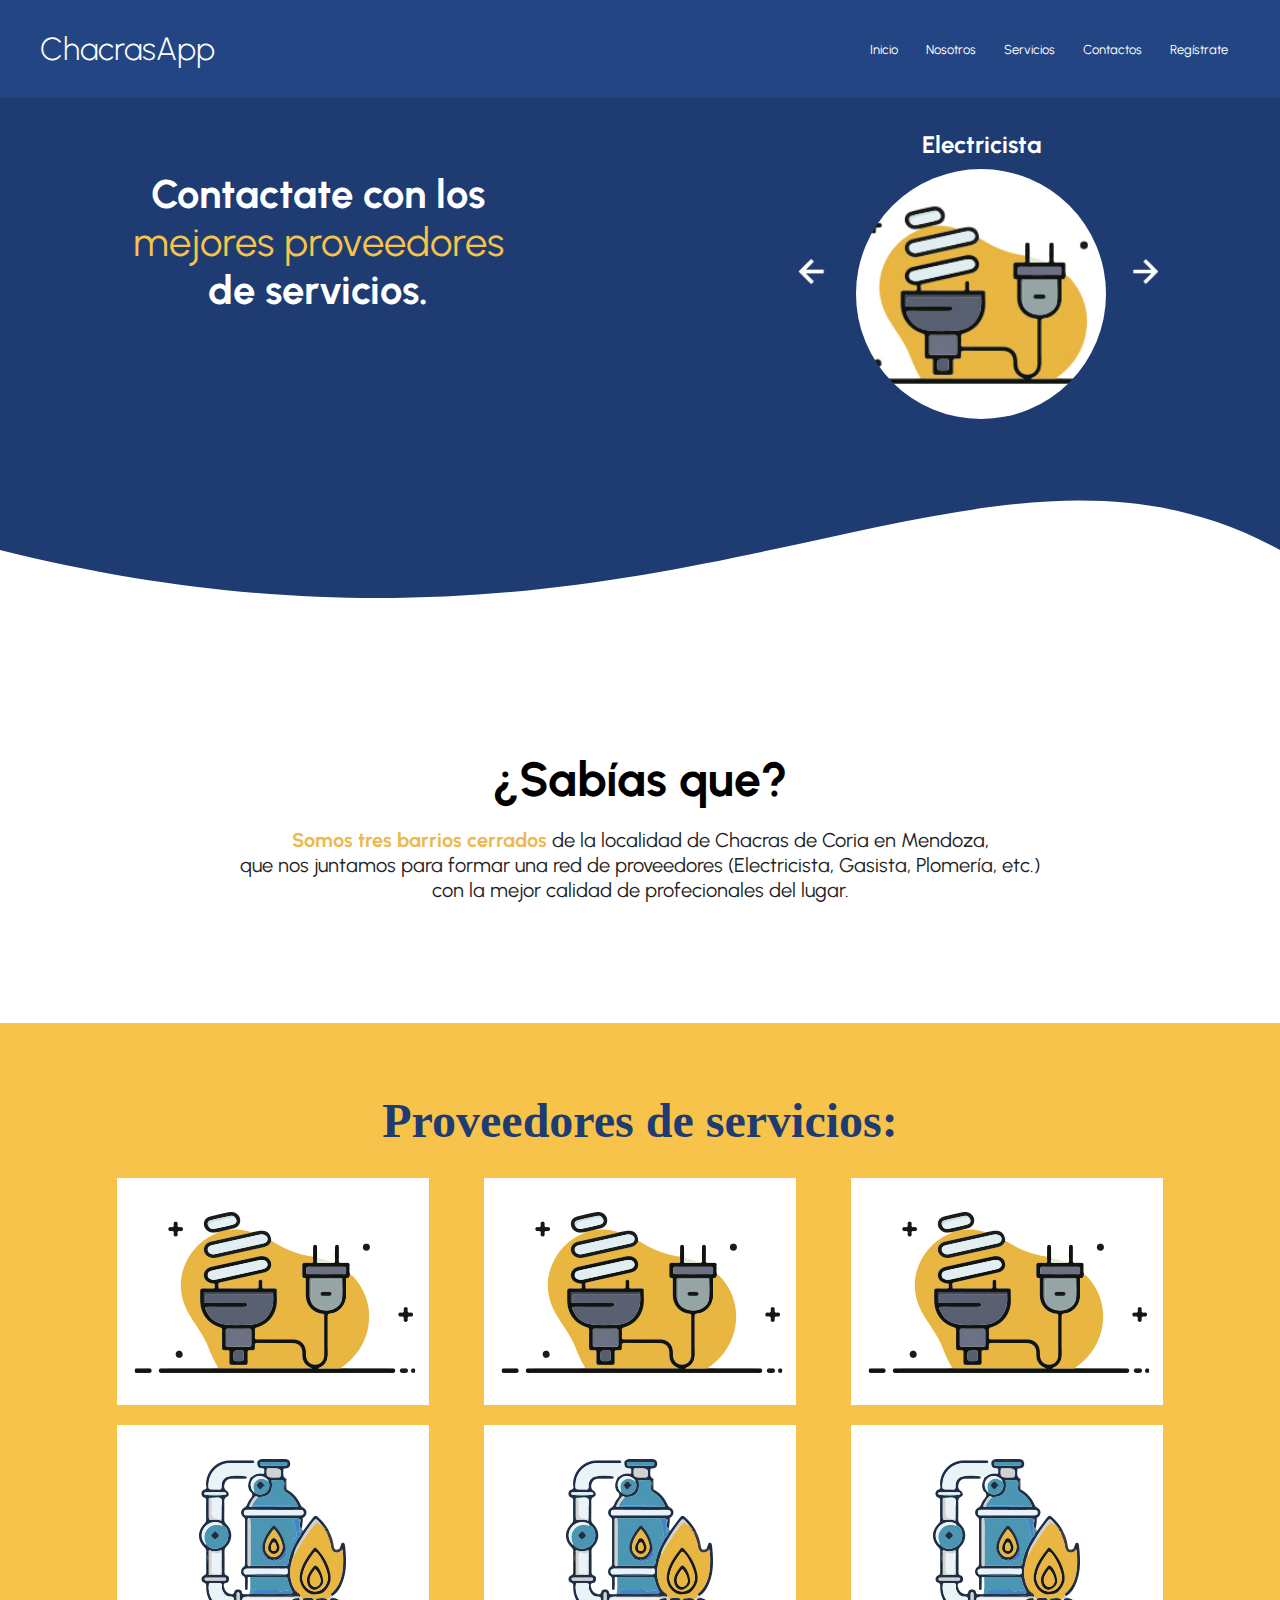
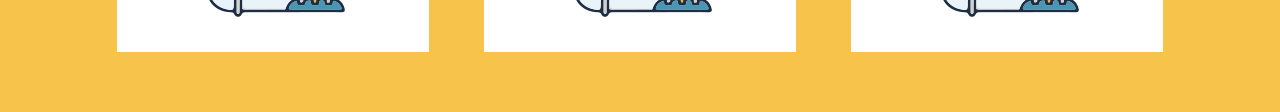
<file: index.html>
<!DOCTYPE html>
<html lang="es">
  <head>
    <meta charset="UTF-8" />
    <meta http-equiv="X-UA-Compatible" content="IE=edge" />
    <meta name="viewport" content="width=device-width, user-scalable=no, initial-scale=1.0, maximum-scale=1.0, minimum-scale=1.0">
    <title>Proveedor de servicios</title>
    <link rel="stylesheet" href=css/estilos.css />
  </head>
  <body>
    <header class="hero">      
        <div class="navbar">  
          <div><h2 class="nav__logo">ChacrasApp</h2></div>                
          <div class="nav-header">
                      
              <!-- responsive navbar toggle button -->
              <input type="checkbox" id="nav-check" />
              <div class="nav-btn">
                <label for="nav-check">
                  <span></span>
                  <span></span>
                  <span></span>
                </label>
              </div>
              <!-- Navbar items -->          
              <div class="nav-links">            
                <a href="#">Inicio</a>
                <a href="#sobremi">Nosotros</a>
                <!-- Dropdown menu -->
                <div class="dropdown">
                  <a class="dropBtn" href="Rubros.html"
                    >Servicios
                    <i class="fas fa-angle-down"></i>
                  </a>
                  <div class="drop-content">
                    <a href="#">Electricista</a>
                    <a href="#">Gasista</a>
                    <a href="#">Plomería</a>
                  </div>
                </div>
                <a href="#">Contactos</a>
                <div class="dropdown">
                  <a class="dropBtn" href="#"
                    >Regístrate
                    <i class="fas fa-angle-down"></i>
                  </a>
                  <div class="drop-content">
                    <a href="RegistroProveedor.html">Proveedor</a>
                    <a href="Registro Usuario.html">Usuarios</a>
                  </div>
                </div>
              </div>
          </div>      
    </header>   
        <section class="hero__main__container">
          <div class="hero__texts">
            <h1 class="hero__title">
              Contactate con los
              <p>mejores proveedores</p>
              de servicios.
            </h1>
          </div>    
          <section class="testimony" id="Acerca">
            <div class="testimony__container container">
              <img
                src="./images/leftarrow.png"
                class="testimony__arrow"
                id="before"
              />
  
              <section class="testimony__body testimony__body--show" data-id="1">
                <div class="testimony__texts">
                  <h2 class="subtitlee">Electricista<br /></h2>
                </div>
  
                <figure class="testimony__picture">
                  <img src="./images/electricista.jpg" class="testimony__img" />
                </figure>
              </section>
  
              <section class="testimony__body" data-id="2">
                <div class="testimony__texts">
                  <h2 class="subtitlee">Gasista<br /></h2>
                </div>
  
                <figure class="testimony__picture">
                  <img src="./images/gasista.jpg" class="testimony__img" />
                </figure>
              </section>
  
              <section class="testimony__body" data-id="3">
                <div class="testimony__texts">
                  <h2 class="subtitlee">Plomería<br /></h2>
                </div>
  
                <figure class="testimony__picture">
                  <img src="./images/plomeria.jpg" class="testimony__img" />
                </figure>
              </section>
  
              <img
                src="./images/rightarrow.png"
                class="testimony__arrow"
                id="next"
              />
            </div>
          </section>
           
        </section>
          
          <!--Forma-->
          <div style="height: 150px; overflow: hidden" class="hero__waves">
            <svg
              viewBox="0 0 500 150"
              preserveAspectRatio="none"
              style="height: 100%; width: 100%"
            >
              <path
                d="M0.00,49.99 C262.08,217.40 378.89,-120.09 500.00,49.99 L500.00,150.00 L0.00,150.00 Z"
                style="stroke: none; fill: #fff"
              ></path>
            </svg>
          </div>  
        </div> 
      </div>  
     
      <!-- SECCION SOBRE MI (la pagina) -->
      <section id="sobremi" class="sobremi">
        <div class="contenido-seccion">
          <h2 a href="nav__links">¿Sabías que?</h2>
          <p>
            <span>Somos tres barrios cerrados</span> de la localidad de Chacras
            de Coria en Mendoza, <br> 
            que nos juntamos para formar una red de proveedores (Electricista,
            Gasista, Plomería, etc.) </br> con la mejor calidad de profecionales del
            lugar.
          </p>
        </div>
      </section>

      <!-- Rubros Porfolios-->
      <section id="portfolio" class="portfolio">
        <div class="contenido-seccion">
          <h2>Proveedores de servicios:</h2>
          <div class="galeria">
            <div class="proyecto">
              <img src="images/electricista.jpg" alt="" />
              <div class="overlay">
                <h3>Ingeniero Eléctrico </h3>
                <p>Iluminación.</p>
              </div>
            </div>
            <div class="proyecto">
              <img src="images/electricista.jpg" alt="" />
              <div class="overlay">
                <h3>Ingeniero Eléctrico </h3>
                <p>Ensamblar e instalar cableado eléctrico.</p>
              </div>
            </div>
            <div class="proyecto">
              <img src="images/electricista.jpg" alt="" />
              <div class="overlay">
                <h3>Ingeniero Eléctrico </h3>
                <p>Tareas de mantenimiento.</p>
              </div>
            </div>
            <div class="proyecto">
              <img src="images/gasista.jpg" alt="" />
              <div class="overlay">
                <h3>Gasista matriculado</h3>
                <p>Testeos</p>
              </div>
            </div>
            <div class="proyecto">
              <img src="images/gasista.jpg" alt="" />
              <div class="overlay">
                <h3>Gasista matriculado</h3>
                <p>Instalación de cañerías de gas.</p>
              </div>
            </div>
            <div class="proyecto">
              <img src="images/gasista.jpg" alt="" />
              <div class="overlay">
                <h3>Gasista matriculado</h3>
                <p>Tareas de mantenimiento.</p>
              </div>
              
            </div>
          </div>
        </div>
      </section>

      
      
      <!--<section class="footer__copy container">
        <div class="footer__social">
          <a href="#" class="footer__icons"
            ><img src="./images/facebook.svg" class="footer__img"
          /></a>
          <a href="#" class="footer__icons"
            ><img src="./images/twitter.svg" class="footer__img"
          /></a>
          <a href="#" class="footer__icons"
            ><img src="./images/youtube.svg" class="footer__img"
          /></a>
        </div>

        <h3 class="footer__copyright">
          Derechos reservados &copy; Grupo B
        </h3>
      </section>
    </footer>-->    
    <script src="js/slider.js"></script>
  </body>
</html>
</file>
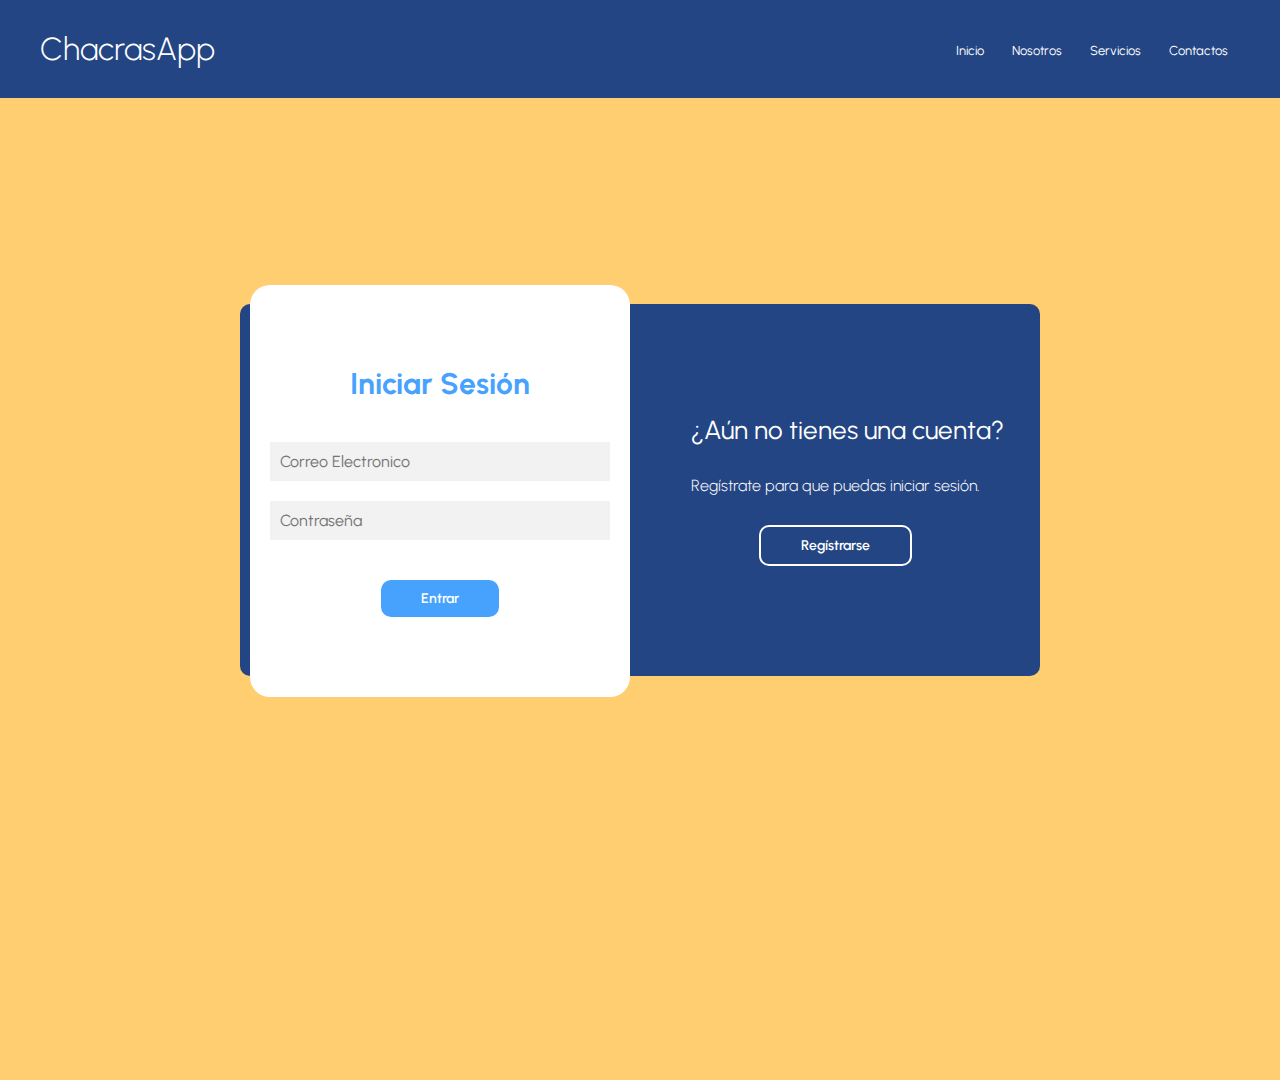
<file: Registro Usuario.html>
<!DOCTYPE html>
<html lang="en">
<head>
    <meta charset="UTF-8">
    <meta name="viewport" content="width=device-width, user-scalable=no, initial-scale=1.0, maximum-scale=1.0, minimum-scale=1.0">
    <title>Login y Register</title>
    
    <link href="https://fonts.googleapis.com/css2?family=Roboto:ital,wght@0,100;0,300;0,400;0,500;0,700;0,900;1,100;1,300;1,400;1,500;1,700;1,900&display=swap" rel="stylesheet">


       
    <link rel="stylesheet" href="css/estilosRegistro.css" /> 
</head>
<body>
   
  <header class="hero">      
    <div class="navbar">  
      <div><h2 class="nav__logo">ChacrasApp</h2></div>                
      <div class="nav-header">
                  
          <!-- responsive navbar toggle button -->
          <input type="checkbox" id="nav-check" />
          <div class="nav-btn">
            <label for="nav-check">
              <span></span>
              <span></span>
              <span></span>
            </label>
          </div>
          <!-- Navbar items -->          
          <div class="nav-links">            
            <a href="index.html">Inicio</a>
            <a href="index.html#sobremi">Nosotros</a>
            <!-- Dropdown menu -->
            <div class="dropdown">
              <a class="dropBtn" href="#"
                >Servicios
                <i class="fas fa-angle-down"></i>
              </a>
              <div class="drop-content">
                <a href="#">Electricista</a>
                <a href="#">Gasista</a>
                <a href="#">Plomería</a>
              </div>
            </div>
            <a href="#">Contactos</a>            
          </div>
      </div>      
</header> 
<figure>
    <img src="images/fondoproveedor.jpg" class="img_body" />
  </figure>  
        <main>
            <div class="contenedor__todo">
                <div class="caja__trasera">
                    <div class="caja__trasera-login">
                        <h3>¿Ya tienes una cuenta?</h3>
                        <p>Iniciar sesión para entrar en la página.</p>
                        <button id="btn__iniciar-sesion">Iniciar Sesión</button>
                    </div>
                    <div class="caja__trasera-register">
                        <h3>¿Aún no tienes una cuenta?</h3>
                        <p>Regístrate para que puedas iniciar sesión.</p>
                        <button id="btn__registrarse">Regístrarse</button>
                    </div>
                </div>

                <!--Formulario de Login y registro-->
                <div class="contenedor__login-register">
                    <!--Login-->
                    <form action="" class="formulario__login">
                        <h2>Iniciar Sesión</h2>
                        <input type="text" placeholder="Correo Electronico">
                        <input type="password" placeholder="Contraseña">
                        <button>Entrar</button>
                    </form>

                    <!--Register-->
                    <form action="" class="formulario__register">
                        <h2>Regístrate</h2>
                        <input type="text" placeholder="Nombre y Apellido completo"> 
                        <input type="text" placeholder="Barrio">
                        <input type="text" placeholder="Domicilio"> 
                        <input type="text" placeholder="Telefono">                       
                        <input type="text" placeholder="Correo Electronico">                                               
                        <input type="password" placeholder="Contraseña"><br> 
                        <br><p>Estoy de acuerdo con los <a href="#">Terminos y Condiciones.</a></p> 
                        <input type="checkbox" id="cbox1" value="first_checkbox">                          
                        <button>Regístrarse</button>
                    </form>
                </div>
            </div>

           
        </main>

        <script src="js/script.js"></script>
</body>
</html>
</file>
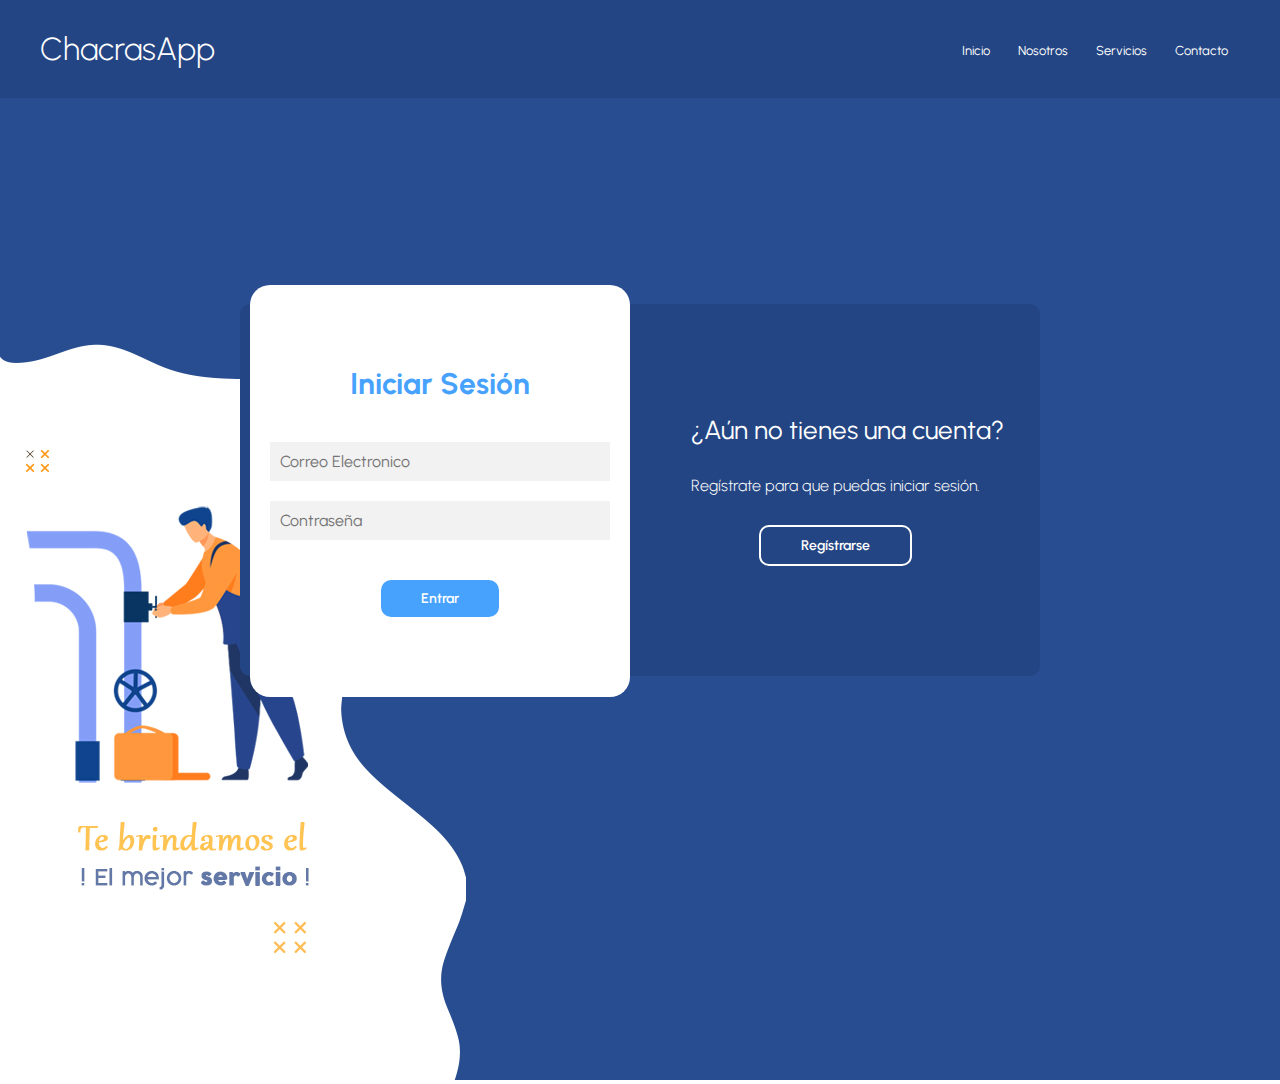
<file: RegistroProveedor.html>
<!DOCTYPE html>
<html lang="en">
<head>
    <meta charset="UTF-8">
    <meta name="viewport" content="width=device-width, user-scalable=no, initial-scale=1.0, maximum-scale=1.0, minimum-scale=1.0">
    <title>Login y Register</title>
    
    <link href="https://fonts.googleapis.com/css2?family=Roboto:ital,wght@0,100;0,300;0,400;0,500;0,700;0,900;1,100;1,300;1,400;1,500;1,700;1,900&display=swap" rel="stylesheet">


      
    <link rel="stylesheet" href="css/estilosRegistro.css" /> 
</head>
<body>
  <header class="hero">      
    <div class="navbar">  
      <div><h2 class="nav__logo">ChacrasApp</h2></div>                
      <div class="nav-header">
                  
          <!-- responsive navbar toggle button -->
          <input type="checkbox" id="nav-check" />
          <div class="nav-btn">
            <label for="nav-check">
              <span></span>
              <span></span>
              <span></span>
            </label>
          </div>
          <!-- Navbar items -->          
          <div class="nav-links">            
            <a href="index.html">Inicio</a>
            <a href="#sobremi">Nosotros</a>
            <!-- Dropdown menu -->
            <div class="dropdown">
              <a class="dropBtn" href="Rubros.html"
                >Servicios
                <i class="fas fa-angle-down"></i>
              </a>
              <div class="drop-content">
                <a href="#">Electricista</a>
                <a href="#">Gasista</a>
                <a href="#">Plomería</a>
              </div>
            </div>
            <a href="#">Contacto</a>            
          </div>
      </div>      
</header> 
<figure>
    <img src="images/fondoPlomeria2.jpg" class="img_body_fondo" />
  </figure>  
        <main>

          
            <div class="contenedor__todo">
                <div class="caja__trasera">
                    <div class="caja__trasera-login">
                        <h3>¿Ya tienes una cuenta?</h3>
                        <p>Iniciar sesión para entrar en la página.</p>
                        <button id="btn__iniciar-sesion">Iniciar Sesión</button>
                    </div>
                    <div class="caja__trasera-register">
                        <h3>¿Aún no tienes una cuenta?</h3>
                        <p>Regístrate para que puedas iniciar sesión.</p>
                        <button id="btn__registrarse">Regístrarse</button>
                    </div>
                </div>

                <!--Formulario de Login y registro-->
                <div class="contenedor__login-register">
                    <!--Login-->
                    <form action="" class="formulario__login">
                        <h2>Iniciar Sesión</h2>
                        <input type="text" placeholder="Correo Electronico">
                        <input type="password" placeholder="Contraseña">                       
                        <button>Entrar</button>

                    </form>

                    <!--Register-->
                    <form action="" class="formulario__register">
                        <h2>Regístrate</h2>
                        <input type="text" placeholder="Nombre y Apellido completo">                        
                        <input type="text" placeholder="Correo Electronico">                                               
                        <input type="password" placeholder="Contraseña"> 
                        
                        <div class="formulario__login">
                          
                    <!--Cargar foto-->
                    <div class="formulario__login">
                      <!--<label class="custom-file-label" for="customFile">Elige una foto</label>-->
                      <input type="file" class="formulario__login" id="customFile">
                            
                    </div>      
                          
                    <!--Tipo de profesion-->
                            <input type="text"  for="exampleFormControlSelect1" placeholder="Profesión">                            
                            <select class="formulario__login" id="exampleFormControlSelect1">
                              <option>Electricista</option>
                              <option>Gasista</option>
                              <option>Herrero</option>
                              <option>jardinero</option>
                              <option>Plomero</option>                              
                            </select>
                          </div>
                          
                    <!--Años de experiencia-->
                          <div class="formulario__login">
                            <input type="text"  for="exampleFormControlSelect2" placeholder="Años de Experiencia">                            
                            <select  class="formulario__login" id="exampleFormControlSelect2">
                              <option>3 meses a 1 año </option>
                              <option>2 a 4 años</option>                              
                              <option>5 o más años</option>
                            </select>
                          </div>
                          
                    <!--Descripcion del trabajo-->
                          <div class="formulario__login">
                            <input type="text"  for="exampleFormControlSelect1" placeholder="Epecialización">                            
                            <textarea class="formulario__login" id="exampleFormControlTextarea2" rows="4" placeholder=" Descripcion del trabajo"></textarea>
                        </div>
                        
                    <!--Terminos y condiciones-->
                        <br><p>Estoy de acuerdo con los <a href="#">Terminos y Condiciones.</a></p> 
                        <input type="checkbox" id="cbox1" value="first_checkbox"> 
                        
                    <!--Boton-->                      
                        <button>Regístrarse</button>
                    </form>
                </div>
            </div>

           
        </main>

        <script src="js/script.js"></script>
</body>
</html>
</file>
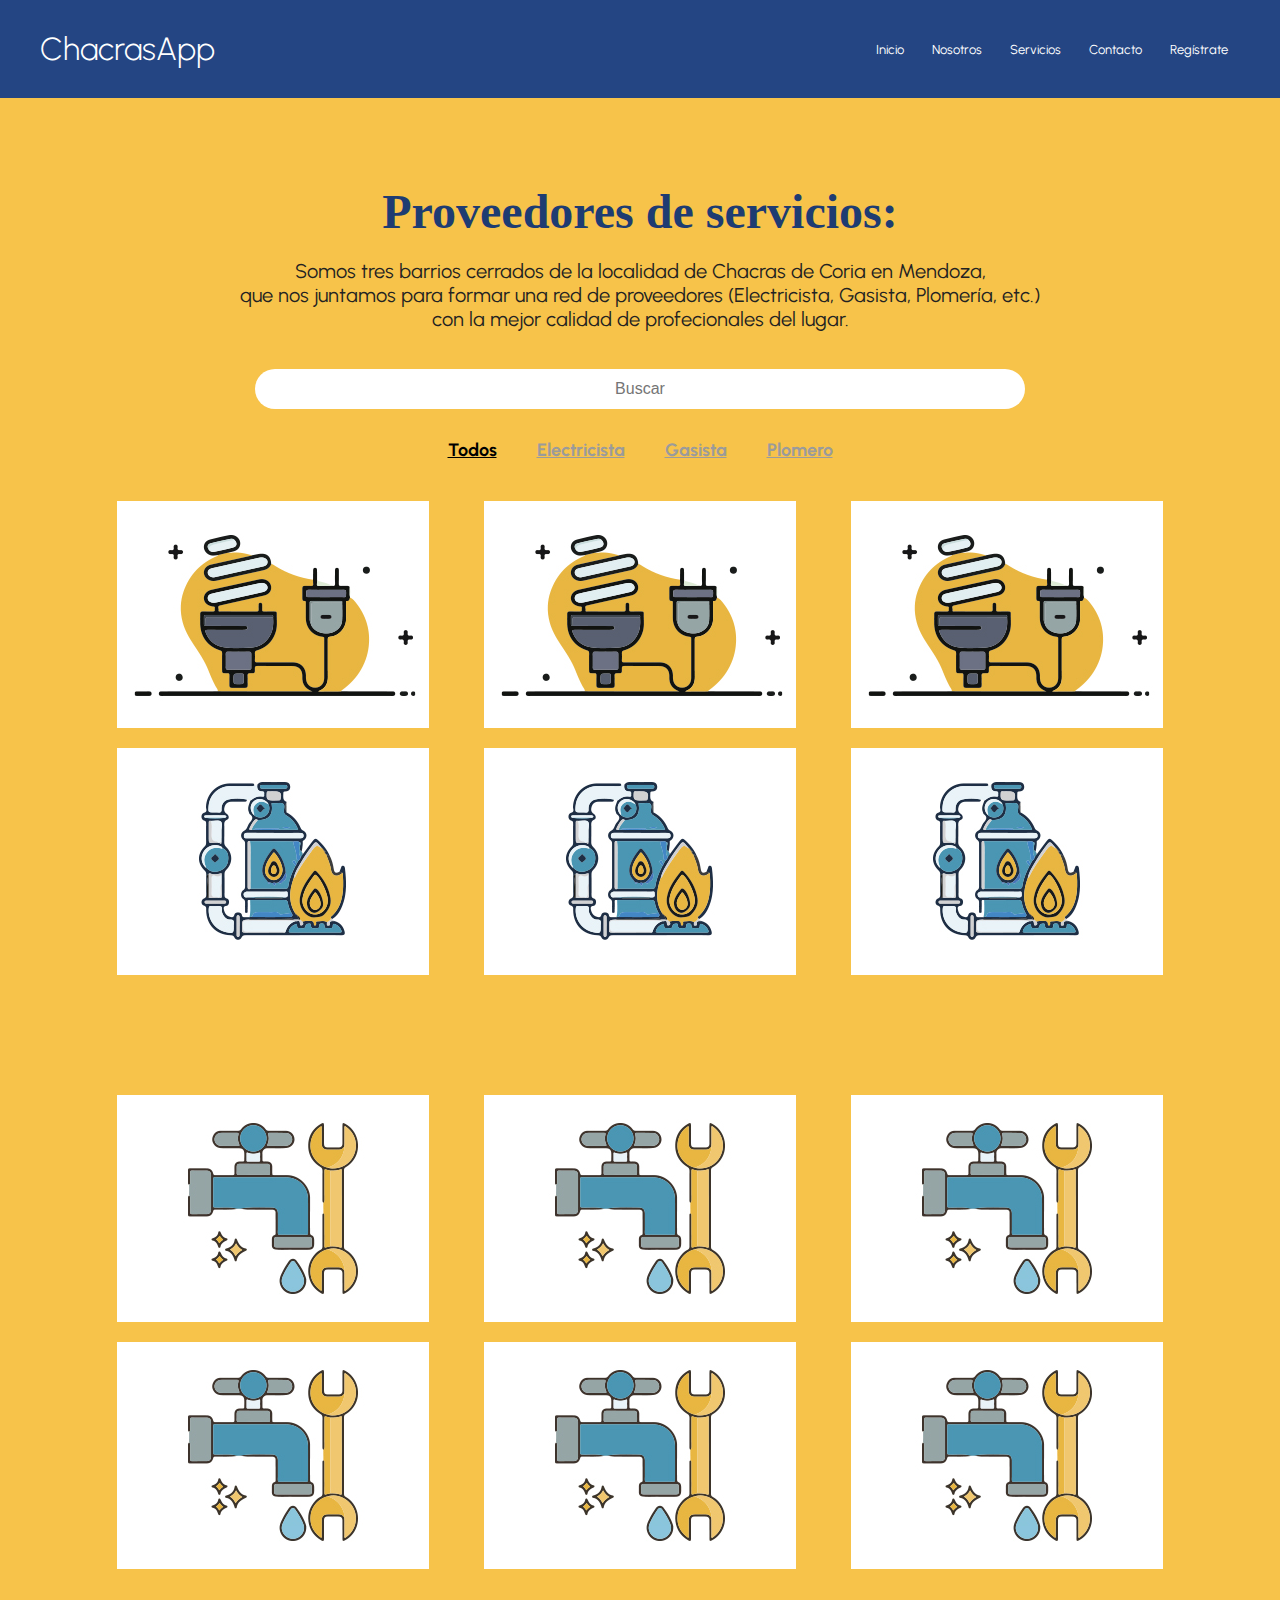
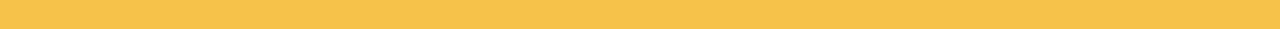
<file: Rubros.html>
<!DOCTYPE html>
<html lang="es">
  <head>
    <meta charset="UTF-8" />
    <meta http-equiv="X-UA-Compatible" content="IE=edge" />
    <meta name="viewport" content="width=device-width, user-scalable=no, initial-scale=1.0, maximum-scale=1.0, minimum-scale=1.0">
    <title>Proveedor de servicios</title>
    <link rel="stylesheet" href=css/estilos.css />
  </head>
  <body>
    <header class="hero">      
        <div class="navbar">  
          <div><h2 class="nav__logo">ChacrasApp</h2></div>                
          <div class="nav-header">
                      
              <!-- responsive navbar toggle button -->
              <input type="checkbox" id="nav-check" />
              <div class="nav-btn">
                <label for="nav-check">
                  <span></span>
                  <span></span>
                  <span></span>
                </label>
              </div>
              <!-- Navbar items -->          
              <div class="nav-links">            
                <a href="index.html">Inicio</a>
                <a href="#sobremi">Nosotros</a>
                <!-- Dropdown menu -->
                <div class="dropdown">
                  <a class="dropBtn" href="#"
                    >Servicios
                    <i class="fas fa-angle-down"></i>
                  </a>
                  <div class="drop-content">
                    <a href="#">Electricista</a>
                    <a href="#">Gasista</a>
                    <a href="#">Plomería</a>
                  </div>
                </div>
                <a href="#">Contacto</a>
                <div class="dropdown">
                  <a class="dropBtn" href="#"
                    >Regístrate
                    <i class="fas fa-angle-down"></i>
                  </a>
                  <div class="drop-content">
                    <a href="RegistroProveedor.html">Proveedor</a>
                    <a href="Registro Usuario.html">Usuarios</a>
                  </div>
                </div>
              </div>
          </div>      
    </header>  

    

      <!-- RUBROS PORFOLIO / GALERÍA-->
    <section id="portfolio" class="portfolio">
        <div class="contenido-seccion">
          <BR></BR><BR></BR><BR>
        </BR><h2>Proveedores de servicios:</h2>

        <p>
            <span>Somos tres barrios cerrados</span> de la localidad de Chacras
            de Coria en Mendoza, <br> 
            que nos juntamos para formar una red de proveedores (Electricista,
            Gasista, Plomería, etc.) </br> con la mejor calidad de profecionales del
            lugar.
          </p> <br></br>

          <form action="">
            <input
              type="text"
              class="barra-busqueda"
              id="barra-busqueda"
              placeholder="Buscar"
            />
          </form>
          <div class="categorias" id="categorias">
            <a href="#" class="activo">Todos</a>
            <a href="#">Electricista</a>
            <a href="#">Gasista</a>
            <a href="#">Plomero</a>
            
          </div>
          <div class="galeria">
            <div class="proyecto">
              <img src="images/electricista.jpg" alt="" />
              <div class="overlay">

                <!--eLECTRICISTA-->
                <h3>Ingeniero Eléctrico </h3>
                <p>Iluminación.</p>
              </div>
            </div>
            <div class="proyecto">
              <img src="images/electricista.jpg" alt="" />
              <div class="overlay">
                <h3>Ingeniero Eléctrico </h3>
                <p>Ensamblar e instalar cableado eléctrico.</p>
              </div>
            </div>
            <div class="proyecto">
              <img src="images/electricista.jpg" alt="" />
              <div class="overlay">
                <h3>Ingeniero Eléctrico </h3>
                <p>Tareas de mantenimiento.</p>
              </div>
            </div>
            <!--GASISTA-->
            <div class="proyecto">
              <img src="images/gasista.jpg" alt="" />
              <div class="overlay">
                <h3>Gasista matriculado</h3>
                <p>Testeos</p>
              </div>
            </div>
            <div class="proyecto">
              <img src="images/gasista.jpg" alt="" />
              <div class="overlay">
                <h3>Gasista matriculado</h3>
                <p>Instalación de cañerías de gas.</p>
              </div>
            </div>
            <div class="proyecto">
              <img src="images/gasista.jpg" alt="" />
              <div class="overlay">
                <h3>Gasista matriculado</h3>
                <p>Tareas de mantenimiento.</p>
              </div>           
            </div>
          </div>
        </div>
    </section> 
          <!-- RUBROS PORFOLIO / GALERÍA-->
          <section id="portfolio" class="portfolio">
            <div class="contenido-seccion">              
              <div class="galeria">

                <!--PLOMERÍA-->
                <div class="proyecto">
                  <img src="images/plomeria.jpg" alt="" />
                  <div class="overlay">                       
                    <h3>Plomero Matriculado </h3>
                    <p>Testeo.</p>
                  </div>
                </div>
                <div class="proyecto">
                  <img src="images/plomeria.jpg" alt="" />
                  <div class="overlay">
                    <h3>Plomero Matriculado </h3>
                    <p>Instalación de cañerias.</p>
                  </div>
                </div>
                <div class="proyecto">
                  <img src="images/plomeria.jpg" alt="" />
                  <div class="overlay">
                    <h3>Plomero Matriculado </h3>
                    <p>Tareas de mantenimiento.</p>
                  </div>
                </div>
                <div class="proyecto">
                    <img src="images/plomeria.jpg" alt="" />
                    <div class="overlay">                       
                      <h3>Plomero Matriculado </h3>
                      <p>Testeo.</p>
                    </div>
                  </div>
                  <div class="proyecto">
                    <img src="images/plomeria.jpg" alt="" />
                    <div class="overlay">
                      <h3>Plomero Matriculado </h3>
                      <p>Instalación de cañerias.</p>
                    </div>
                  </div>
                  <div class="proyecto">
                    <img src="images/plomeria.jpg" alt="" />
                    <div class="overlay">
                      <h3>Plomero Matriculado </h3>
                      <p>Tareas de mantenimiento.</p>
                    </div>
                  </div>
                
                </div>
              </div>
            </div>
        </section>         
            
            
       
      
      
      <!--<section class="footer__copy container">
        <div class="footer__social">
          <a href="#" class="footer__icons"
            ><img src="./images/facebook.svg" class="footer__img"
          /></a>
          <a href="#" class="footer__icons"
            ><img src="./images/twitter.svg" class="footer__img"
          /></a>
          <a href="#" class="footer__icons"
            ><img src="./images/youtube.svg" class="footer__img"
          /></a>
        </div>

        <h3 class="footer__copyright">
          Derechos reservados &copy; Grupo B
        </h3>
      </section>
    </footer>-->    
    <script src="js/slider.js"></script>
  </body>
</html>
</file>
<file: css/estilosRegistro.css>
@import url("https://fonts.googleapis.com/css2?family=Urbanist:wght@300;400;500;700&display=swap");

* {
  margin: 0;
  padding: 0;
  box-sizing: border-box;
  text-decoration: none;
  font-family: "Urbanist", sans-serif;
}

.img_body {
  background-size: cover;
  background-repeat: no-repeat;
  background-position: center;
  background-attachment: fixed;
}

.img_body_fondo {
  background-size: cover;
  background-repeat: no-repeat;
  background-position: center;
  background-attachment: fixed;
}

.container {
  width: 90%;
  max-width: 1200px;
  margin: 0 auto;
}

.hero {
  background-image: linear-gradient(
    to top,
    #1e3c72 0%,
    #1e3c72 1%,
    #2a5298 100%
  );
  color: #fff;
  display: grid;
  grid-template-rows: max-content 1fr;
  grid-template-areas:
    "nav"
    "content";
  position: fixed;
  width: 100%;
}

.nav__logo {
  font-size: 2rem;
  font-weight: 300;
  font-family: "Urbanist", sans-serif;
}

.navbar {
  background-color: #244583;
  grid-area: nav;
  display: grid;
  justify-content: space-between;
  grid-auto-flow: column;
  gap: 1em;
  align-items: center;
  padding: 30px 40px;
}

.navbar .nav-header {
  margin: auto;
  display: inline;
}
.navbar .nav-header .nav-logo {
  display: inline-block;
  margin-top: -7px;
}
.navbar .nav-links {
  display: contents;

  font-size: 15px;
}

/*Tipografia menu*/
.navbar .nav-links a {
  font-family: "Urbanist", sans-serif;
  padding: 20px 12px;
  text-decoration: none;
  color: white;
  border-radius: 6px;
  font-size: 13px;
}
/* Hover effects */
.navbar .nav-links a:hover {
  background-color: #2a5298;
  border-radius: 6px;
}

/* responsive navbar toggle button */
.navbar #nav-check,
.navbar .nav-btn {
  display: none;
}

@media (max-width: 700px) {
  .navbar .nav-btn {
    display: inline-block;
    position: absolute;
    top: 0px;
    right: 0px;
  }
  /*Icono Hamburguesa*/
  .navbar .nav-btn label {
    display: inline-block;
    width: 80px;
    height: 70px;
    padding: 25px;
  }

  /*Color lineas hamburguesa*/
  .navbar .nav-btn label span {
    display: block;
    height: 10px;
    width: 25px;
    border-top: 3px solid #ffffff;
  }
  .navbar .nav-btn label:hover,
  .navbar #nav-check:checked ~ .nav-btn label {
    transition: all 0.5s ease;
  }
  /* Color fondo Menu Hamburguesa*/
  .navbar .nav-links {
    position: absolute;
    display: block;
    text-align: center;
    justify-content: center;
    width: 100%;
    background-image: linear-gradient(
      to top,
      #1e3c72 0%,
      #1e3c72 1%,
      #2a5298 100%
    );
    transition: all 0.3s ease-in;
    overflow-y: hidden;
    top: 70px;
    right: 0px;
    border-radius: 6px;
  }
  .navbar .nav-links a {
    display: block;
  }
  .contenedor__todo {
    padding-top: 220px;
  }

  /* when nav toggle button not checked */
  .navbar #nav-check:not(:checked) ~ .nav-links {
    height: 0px;
  }

  /* when nav toggle button is checked */
  .navbar #nav-check:checked ~ .nav-links {
    height: calc(100vh - 70px);
    overflow-y: auto;
  }

  .navbar .nav-links .loginBtn {
    padding: 10px 40px;
    margin: 20px;
    font-size: 14px;
    font-family: "Urbanist", sans-serif;
    color: rgb(255, 255, 255);
  }
  /* Responsive dropdown code */
  .navbar .nav-links .dropdown,
  .navbar .nav-links .dropdown2 {
    float: none;
    width: 100%;
  }
  .navbar .nav-links .drop-content,
  .navbar .nav-links .drop-content2 {
    position: relative;
    background-color: #22437e;
    top: 0px;
    left: 0px;
  }
  /* Text color sub menu Hamburguesa */
  .navbar .nav-links .drop-content a {
    color: rgb(255, 255, 255);
  }
}

/* Dropdown menu CSS code */
.dropdown {
  position: relative;
  display: inline-block;
}
.drop-content,
.drop-content2 {
  display: none;
  position: absolute;
  background-color: #2a5298;
  border-radius: 6px;
  min-width: 120px;
  font-size: 16px;
  font-family: "Urbanist", sans-serif;
  top: 34px;
}
/* on hover show dropdown */
.dropdown:hover .drop-content,
.dropdown2:hover .drop-content2 {
  display: block;
}
/* Color lineas links */
.drop-content a {
  padding: 12px 10px;
  border-bottom: 1px solid #2a5298;
  display: block;
  transition: all 0.5s ease !important;
}
.dropBtn .drop-content a:hover {
  background-color: rgba(29, 114, 211, 0.402);
}
.dropdown:hover .dropBtn,
.dropdown2:hover .dropBtn2 {
  background-color: rgba(29, 114, 211, 0.402);
}
.dropdown2 .drop-content2 {
  position: absolute;
  left: 120px;
  top: 126px;
}
.dropBtn2 i {
  margin-left: 15px;
}

main {
  height: 90px;
  width: 100%;
  margin: auto;
  margin-top: 170px;
}

.contenedor__todo {
  width: 100%;
  max-width: 800px;
  margin: auto;
  margin-top: -950px;

  text-align: center;
  justify-content: center;
}

.caja__trasera {
  width: 100%;
  padding: 10px 20px;
  display: flex;
  justify-content: center;
  -webkit-backdrop-filter: blur(10px);
  backdrop-filter: blur(10px);
  background-color: #244583;
  border-radius: 10px;
  justify-content: space-between;
}

.caja__trasera div {
  margin: 100px 0 100px 50px;
  color: white;
  transition: all 500ms;
  text-align: center;
  justify-content: center;
}

.caja__trasera div p,
.caja__trasera button {
  margin-top: 30px;
  text-align: center;
  justify-content: center;
  margin-right: 40px;
}

.caja__trasera div h3 {
  text-align: justify;
  font-weight: 400;
  font-size: 26px;
}

.caja__trasera div p {
  font-size: 16px;
  font-weight: 300;
}

.caja__trasera button {
  padding: 10px 40px;
  border: 2px solid #fff;
  border-radius: 10px;
  font-size: 14px;
  background: transparent;
  font-weight: 600;
  cursor: pointer;
  color: white;
  outline: none;
  transition: all 300ms;
}

.caja__trasera button:hover {
  background: #fff;
  color: #46a2fd;
}

/*Formularios*/

.contenedor__login-register {
  display: flex;
  align-items: center;
  width: 100%;
  max-width: 380px;
  position: relative;
  top: -185px;
  left: 10px;
  text-align: center;

  /*La transicion va despues del codigo JS*/
  transition: left 500ms cubic-bezier(0.175, 0.885, 0.32, 1.275);
}

.contenedor__login-register form {
  width: 100%;
  padding: 80px 20px;
  background: white;
  position: absolute;
  border-radius: 20px;
}

.contenedor__login-register form h2 {
  font-size: 30px;
  text-align: center;
  margin-bottom: 20px;
  color: #46a2fd;
}

.contenedor__login-register form input {
  width: 100%;
  margin-top: 20px;
  padding: 10px;
  border: none;
  background: #f2f2f2;
  font-size: 16px;
  outline: none;
}

.contenedor__login-register form button {
  padding: 10px 40px;
  margin-top: 40px;
  border-radius: 10px;
  border: none;
  font-size: 14px;
  background: #46a2fd;
  font-weight: 600;
  cursor: pointer;
  color: white;
  outline: none;
  justify-content: center;
}

.formulario__login {
  opacity: 1;
  display: block;
  width: 100%;
  border-radius: 3px;
  font-size: 1rgb (255, 255, 255);
  outline: none;
  padding: 10px 0;
}
.formulario__register {
  display: none;
}

/*.custom-file-label {
  width: 100%;
  margin: 0;
  padding: 10px;
  border: none;
  background: #f2f2f2;
  font-size: 16px;
  display: flex;
  padding: 10px 40px;
  border-radius: 10px;
  border: none;
  font-size: 14px;
  background: #46a2fd;
  font-weight: 600;
  cursor: pointer;
  color: white;
  outline: none;
  justify-content: center;
}*/

#customFile {
  width: 100%;
  margin: 0;
  font-family: "Urbanist", sans-serif;
  border: none;
  background: #3a96f1;
  font-size: 14px;
  display: flex;
  border-radius: 12px;
  border: none;
  font-size: 13px;
  font-weight: 500;
  cursor: pointer;
  color: rgb(255, 255, 255);
  justify-content: center;
}

@media screen and (max-width: 850px) {
  main {
    margin-top: 50px;
  }

  .caja__trasera {
    max-width: 350px;
    height: 300px;
    flex-direction: column;
    margin: auto;
  }

  .caja__trasera div {
    margin: 0px;
    position: absolute;
  }

  /*Formularios*/

  .contenedor__login-register {
    top: -10px;
    left: -5px;
    margin: auto;
  }

  .contenedor__login-register form {
    position: relative;
  }
}
</file>
